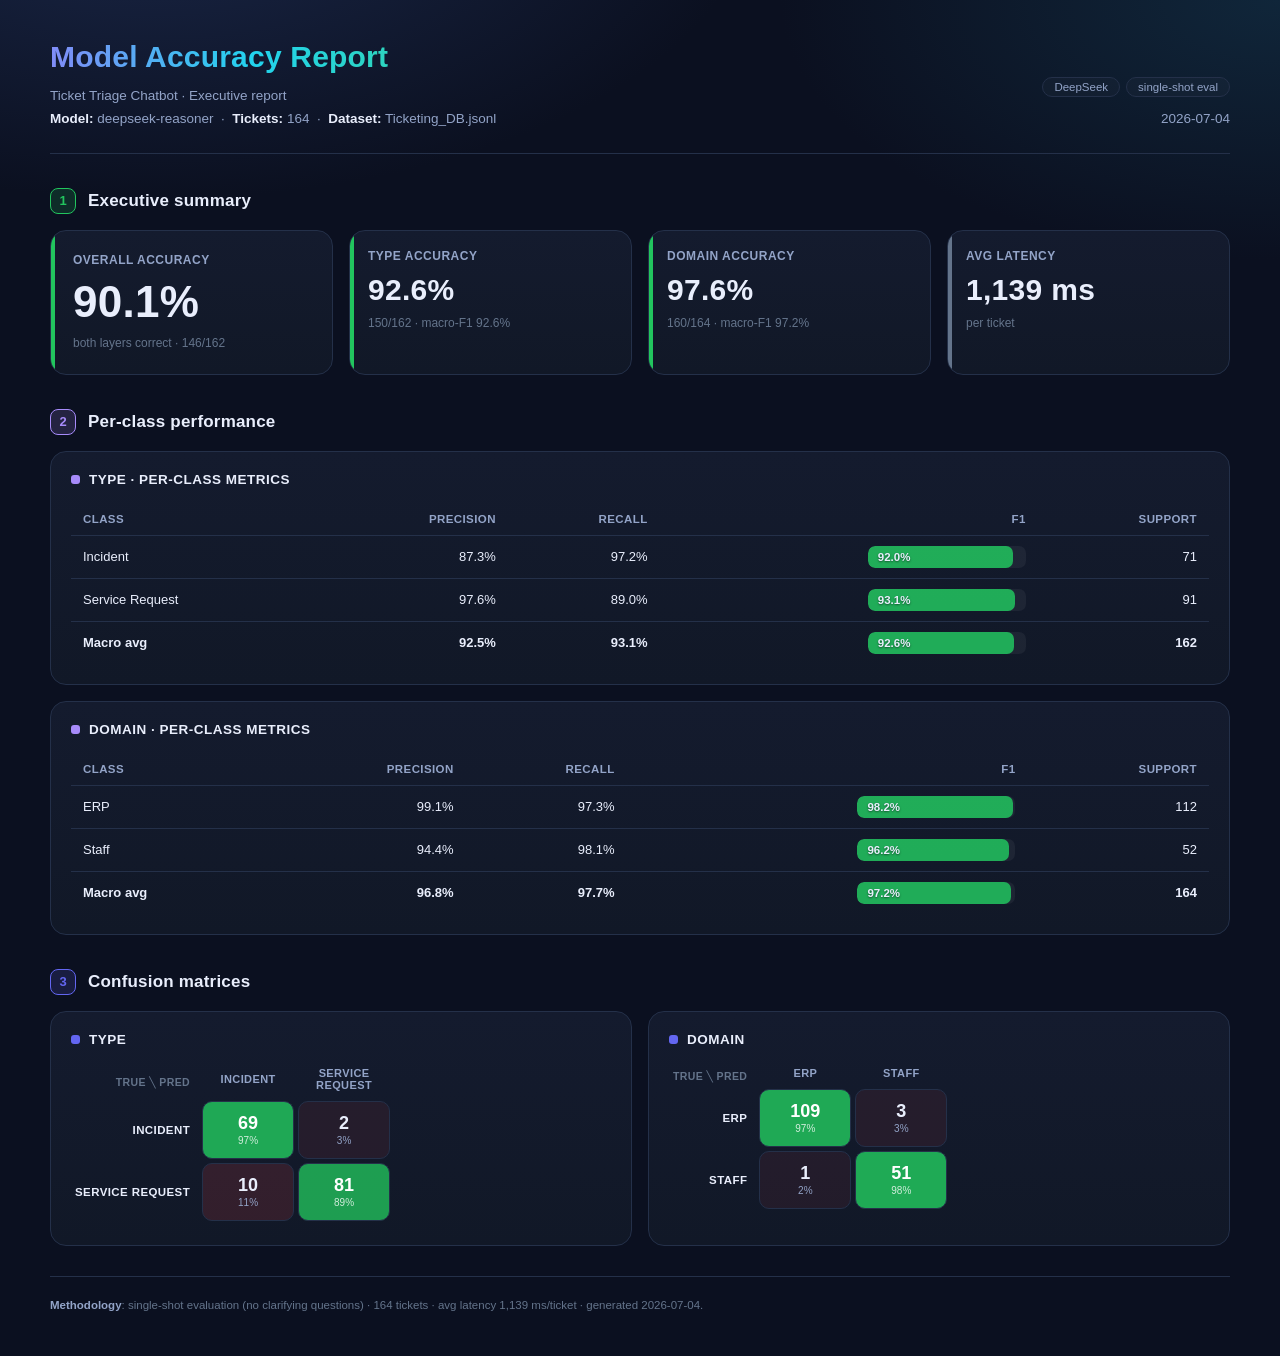
<file: accuracy_report.html>
<!doctype html>
<html lang="en">
<head>
<meta charset="utf-8"/>
<meta name="viewport" content="width=device-width, initial-scale=1"/>
<title>Model Accuracy Report</title>
<style>
:root{
  --bg:#0b1020; --card:#141b2e; --card2:#111827; --line:#243049;
  --ink:#e9eefc; --mut:#93a4c8; --mut2:#64748b;
}
*{box-sizing:border-box}
body{margin:0;background:
  radial-gradient(1100px 560px at 12% -8%,#1a2748 0%,transparent 55%),
  radial-gradient(1000px 520px at 100% 0%,#10263a 0%,transparent 50%),
  var(--bg);
  color:var(--ink);font-family:'Segoe UI',Roboto,Helvetica,Arial,system-ui,sans-serif;
  -webkit-font-smoothing:antialiased;padding:40px 22px;
  -webkit-print-color-adjust:exact;print-color-adjust:exact}
.wrap{max-width:1180px;margin:0 auto}

/* هدر */
.head{display:flex;justify-content:space-between;align-items:flex-end;gap:24px;
  border-bottom:1px solid var(--line);padding-bottom:22px;margin-bottom:8px}
.h-title{font-size:30px;font-weight:800;letter-spacing:.2px;margin:0;line-height:1.15}
.h-grad{background:linear-gradient(90deg,#818cf8,#22d3ee 60%,#2dd4bf);
  -webkit-background-clip:text;background-clip:text;color:transparent}
.h-sub{color:var(--mut);font-size:13.5px;margin-top:9px;line-height:1.75}
.h-sub b{color:var(--ink);font-weight:600}
.pill{display:inline-block;padding:3px 11px;border:1px solid var(--line);border-radius:999px;
  font-size:11.5px;color:var(--mut);margin-left:6px;background:rgba(255,255,255,.02)}

/* سکشن سطح‌بالا */
.sec{margin-top:34px}
.sec-h{display:flex;align-items:center;gap:12px;margin-bottom:16px}
.sec-i{width:26px;height:26px;border-radius:8px;flex:none;display:flex;align-items:center;
  justify-content:center;font-size:13px;font-weight:800;color:var(--c);
  border:1px solid var(--c);background:color-mix(in srgb,var(--c) 16%,transparent)}
.sec-t{font-size:17px;font-weight:800;letter-spacing:.2px}
.sec-badge{margin-left:auto;font-size:12px;font-weight:800;color:var(--bc);
  border:1px solid var(--bc);border-radius:999px;padding:3px 12px;
  background:color-mix(in srgb,var(--bc) 14%,transparent)}

/* گرید */
.grid{display:grid;gap:16px}
.k4{grid-template-columns:repeat(4,1fr)}
.k3{grid-template-columns:repeat(3,1fr)}
.k2{grid-template-columns:repeat(2,1fr)}
.c2{grid-template-columns:1.35fr 1fr}
.c2b{grid-template-columns:1fr 1fr}

/* کارتِ KPI */
.kpi{background:linear-gradient(180deg,var(--card),var(--card2));border:1px solid var(--line);
  border-radius:16px;padding:18px 18px 16px;position:relative;overflow:hidden}
.kpi::before{content:"";position:absolute;left:0;top:0;bottom:0;width:4px;background:var(--c)}
.kpi-label{color:var(--mut);font-size:12px;font-weight:600;display:flex;align-items:center;
  justify-content:space-between;gap:8px;text-transform:uppercase;letter-spacing:.5px}
.kpi-value{font-size:30px;font-weight:800;margin-top:10px;letter-spacing:.3px}
.kpi-sub{color:var(--mut2);font-size:12px;margin-top:7px;line-height:1.5}
.badge{font-size:10.5px;font-weight:800;color:var(--bc);border:1px solid var(--bc);
  border-radius:999px;padding:1px 9px;text-transform:none;letter-spacing:0;
  background:color-mix(in srgb,var(--bc) 16%,transparent)}
.hero{padding:22px}
.hero .kpi-value{font-size:44px}
.pass{background:linear-gradient(135deg,rgba(34,197,94,.16),rgba(20,184,166,.08));
  border-color:rgba(34,197,94,.35)}
.fail{background:linear-gradient(135deg,rgba(239,68,68,.15),rgba(245,158,11,.07));
  border-color:rgba(239,68,68,.35)}
.save{background:linear-gradient(135deg,rgba(34,197,94,.16),rgba(20,184,166,.10));
  border-color:rgba(34,197,94,.35)}
.save .kpi-value{color:#4ade80}

/* پنل */
.panel{background:linear-gradient(180deg,var(--card),var(--card2));border:1px solid var(--line);
  border-radius:16px;padding:20px}
.p-title{font-size:13.5px;font-weight:700;margin:0 0 16px;display:flex;align-items:center;gap:9px;
  text-transform:uppercase;letter-spacing:.5px;color:var(--ink)}
.p-title .d{width:9px;height:9px;border-radius:3px}

/* نوار انباشته + افسانه */
.bar{display:flex;height:30px;border-radius:9px;overflow:hidden;border:1px solid var(--line)}
.seg{height:100%}
.legend{margin-top:16px;display:flex;flex-direction:column;gap:11px}
.lg-item{display:flex;align-items:center;gap:10px;font-size:13px}
.dot{width:11px;height:11px;border-radius:3px;flex:none}
.lg-label{color:var(--mut)}
.lg-val{margin-left:auto;font-variant-numeric:tabular-nums;font-weight:600}

/* دونات */
.donut-wrap{display:flex;gap:20px;align-items:center}
.donut{width:140px;height:140px;flex:none}
.d-top{fill:var(--ink);font-size:17px;font-weight:800;text-anchor:middle}
.d-bot{fill:var(--mut);font-size:9.5px;text-anchor:middle;text-transform:uppercase;letter-spacing:1px}
.donut-wrap .legend{flex:1}

/* جدول */
table{width:100%;border-collapse:collapse;font-size:13px}
th,td{padding:10px 12px;border-bottom:1px solid var(--line);font-variant-numeric:tabular-nums}
th{color:var(--mut);font-weight:600;font-size:11.5px;text-transform:uppercase;letter-spacing:.4px}
td.l,th.l{text-align:left}
td.r,th.r{text-align:right}
tbody tr:last-child td{border-bottom:none}
tbody tr:hover{background:rgba(255,255,255,.02)}
.tot td{font-weight:800;border-top:1px solid var(--line);border-bottom:none}

/* نوارِ پیشرفتِ درون‌سلولی */
.prog{position:relative;display:inline-block;width:158px;height:22px;border-radius:7px;
  background:rgba(255,255,255,.05);overflow:hidden;vertical-align:middle}
.prog-fill{position:absolute;left:0;top:0;bottom:0;border-radius:7px;opacity:.85}
.prog-txt{position:absolute;left:10px;top:0;line-height:22px;font-size:11.5px;font-weight:700;
  color:var(--ink);text-shadow:0 1px 2px rgba(0,0,0,.5)}

/* heatmap */
.hm-title{font-size:12.5px;font-weight:700;color:var(--mut);margin:0 0 10px}
table.hm{border-collapse:separate;border-spacing:4px;width:auto}
.hm th,.hm td{border:none;padding:0}
.hm-h{font-size:11px;color:var(--mut);text-align:center;padding:0 4px 6px!important;font-weight:600}
.hm-corner{font-size:10.5px;color:var(--mut2);text-align:right;padding-right:8px!important}
.hm-rh{font-size:11.5px;color:var(--ink);text-align:right;padding-right:8px!important;
  font-weight:600;white-space:nowrap}
.hm-c{width:92px;height:58px;border-radius:10px;text-align:center;vertical-align:middle;
  border:1px solid var(--line)!important;position:relative}
.hm-n{display:block;font-size:18px;font-weight:800;color:var(--ink)}
.hm-n.on{color:#fff}
.hm-p{display:block;font-size:10px;color:var(--mut);margin-top:1px}
.hm-n.on + .hm-p{color:rgba(255,255,255,.8)}

/* پاورقی */
.foot{margin-top:30px;padding-top:18px;border-top:1px solid var(--line);
  color:var(--mut2);font-size:11.5px;line-height:1.85}
.foot b{color:var(--mut)}
.mt{margin-top:16px}

@media print{
  body{padding:0}
  .kpi,.panel,.sec{break-inside:avoid}
}
</style>
</head>
<body>
<div class="wrap">
<div class="head"><div><h1 class="h-title"><span class="h-grad">Model Accuracy Report</span></h1><div class="h-sub">Ticket Triage Chatbot · Executive report<br/><b>Model:</b> deepseek-reasoner &nbsp;·&nbsp; <b>Tickets:</b> 164 &nbsp;·&nbsp; <b>Dataset:</b> Ticketing_DB.jsonl</div></div><div style="text-align:right"><span class="pill">DeepSeek</span><span class="pill">single-shot eval</span><div class="h-sub" style="margin-top:10px">2026-07-04</div></div></div>
<section class="sec"><div class="sec-h"><span class="sec-i" style="--c:#22c55e">1</span><span class="sec-t">Executive summary</span></div><div class="sec-body"><div class="grid k4"><div class="kpi hero" style="--c:#22c55e"><div class="kpi-label">Overall accuracy</div><div class="kpi-value">90.1%</div><div class="kpi-sub">both layers correct · 146/162</div></div><div class="kpi " style="--c:#22c55e"><div class="kpi-label">Type accuracy</div><div class="kpi-value">92.6%</div><div class="kpi-sub">150/162 · macro-F1 92.6%</div></div><div class="kpi " style="--c:#22c55e"><div class="kpi-label">Domain accuracy</div><div class="kpi-value">97.6%</div><div class="kpi-sub">160/164 · macro-F1 97.2%</div></div><div class="kpi " style="--c:#64748b"><div class="kpi-label">Avg latency</div><div class="kpi-value">1,139 ms</div><div class="kpi-sub">per ticket</div></div></div></div></section><section class="sec"><div class="sec-h"><span class="sec-i" style="--c:#a78bfa">2</span><span class="sec-t">Per-class performance</span></div><div class="sec-body"><div class="grid mt" style="gap:16px"><div class="panel"><p class="p-title"><span class="d" style="background:#a78bfa"></span>Type  ·  per-class metrics</p><table><thead><tr><th class="l">Class</th><th class="r">Precision</th><th class="r">Recall</th><th class="r">F1</th><th class="r">Support</th></tr></thead><tbody><tr><td class="l">Incident</td><td class="r">87.3%</td><td class="r">97.2%</td><td class="r"><div class="prog"><div class="prog-fill" style="width:92.00%;background:#22c55e"></div><span class="prog-txt">92.0%</span></div></td><td class="r">71</td></tr><tr><td class="l">Service Request</td><td class="r">97.6%</td><td class="r">89.0%</td><td class="r"><div class="prog"><div class="prog-fill" style="width:93.10%;background:#22c55e"></div><span class="prog-txt">93.1%</span></div></td><td class="r">91</td></tr><tr class="tot"><td class="l">Macro avg</td><td class="r">92.5%</td><td class="r">93.1%</td><td class="r"><div class="prog"><div class="prog-fill" style="width:92.55%;background:#22c55e"></div><span class="prog-txt">92.6%</span></div></td><td class="r">162</td></tr></tbody></table></div><div class="panel"><p class="p-title"><span class="d" style="background:#a78bfa"></span>Domain  ·  per-class metrics</p><table><thead><tr><th class="l">Class</th><th class="r">Precision</th><th class="r">Recall</th><th class="r">F1</th><th class="r">Support</th></tr></thead><tbody><tr><td class="l">ERP</td><td class="r">99.1%</td><td class="r">97.3%</td><td class="r"><div class="prog"><div class="prog-fill" style="width:98.20%;background:#22c55e"></div><span class="prog-txt">98.2%</span></div></td><td class="r">112</td></tr><tr><td class="l">Staff</td><td class="r">94.4%</td><td class="r">98.1%</td><td class="r"><div class="prog"><div class="prog-fill" style="width:96.23%;background:#22c55e"></div><span class="prog-txt">96.2%</span></div></td><td class="r">52</td></tr><tr class="tot"><td class="l">Macro avg</td><td class="r">96.8%</td><td class="r">97.7%</td><td class="r"><div class="prog"><div class="prog-fill" style="width:97.21%;background:#22c55e"></div><span class="prog-txt">97.2%</span></div></td><td class="r">164</td></tr></tbody></table></div></div></div></section><section class="sec"><div class="sec-h"><span class="sec-i" style="--c:#6366f1">3</span><span class="sec-t">Confusion matrices</span></div><div class="sec-body"><div class="grid c2b"><div class="panel"><p class="p-title"><span class="d" style="background:#6366f1"></span>Type</p><table class="hm"><thead><tr><th class="hm-corner">true ╲ pred</th><th class="hm-h">Incident</th><th class="hm-h">Service Request</th></tr></thead><tbody><tr><th class="hm-rh">Incident</th><td class="hm-c" style="background:rgba(34,197,94,0.837)"><span class="hm-n on">69</span><span class="hm-p">97%</span></td><td class="hm-c" style="background:rgba(239,68,68,0.083)"><span class="hm-n ">2</span><span class="hm-p">3%</span></td></tr><tr><th class="hm-rh">Service Request</th><td class="hm-c" style="background:rgba(239,68,68,0.148)"><span class="hm-n ">10</span><span class="hm-p">11%</span></td><td class="hm-c" style="background:rgba(34,197,94,0.772)"><span class="hm-n on">81</span><span class="hm-p">89%</span></td></tr></tbody></table></div><div class="panel"><p class="p-title"><span class="d" style="background:#6366f1"></span>Domain</p><table class="hm"><thead><tr><th class="hm-corner">true ╲ pred</th><th class="hm-h">ERP</th><th class="hm-h">Staff</th></tr></thead><tbody><tr><th class="hm-rh">ERP</th><td class="hm-c" style="background:rgba(34,197,94,0.839)"><span class="hm-n on">109</span><span class="hm-p">97%</span></td><td class="hm-c" style="background:rgba(239,68,68,0.081)"><span class="hm-n ">3</span><span class="hm-p">3%</span></td></tr><tr><th class="hm-rh">Staff</th><td class="hm-c" style="background:rgba(239,68,68,0.075)"><span class="hm-n ">1</span><span class="hm-p">2%</span></td><td class="hm-c" style="background:rgba(34,197,94,0.845)"><span class="hm-n on">51</span><span class="hm-p">98%</span></td></tr></tbody></table></div></div></div></section><div class="foot"><b>Methodology</b>: single-shot evaluation (no clarifying questions) · 164 tickets · avg latency 1,139 ms/ticket · generated 2026-07-04.</div>
</div>
</body>
</html>
</file>
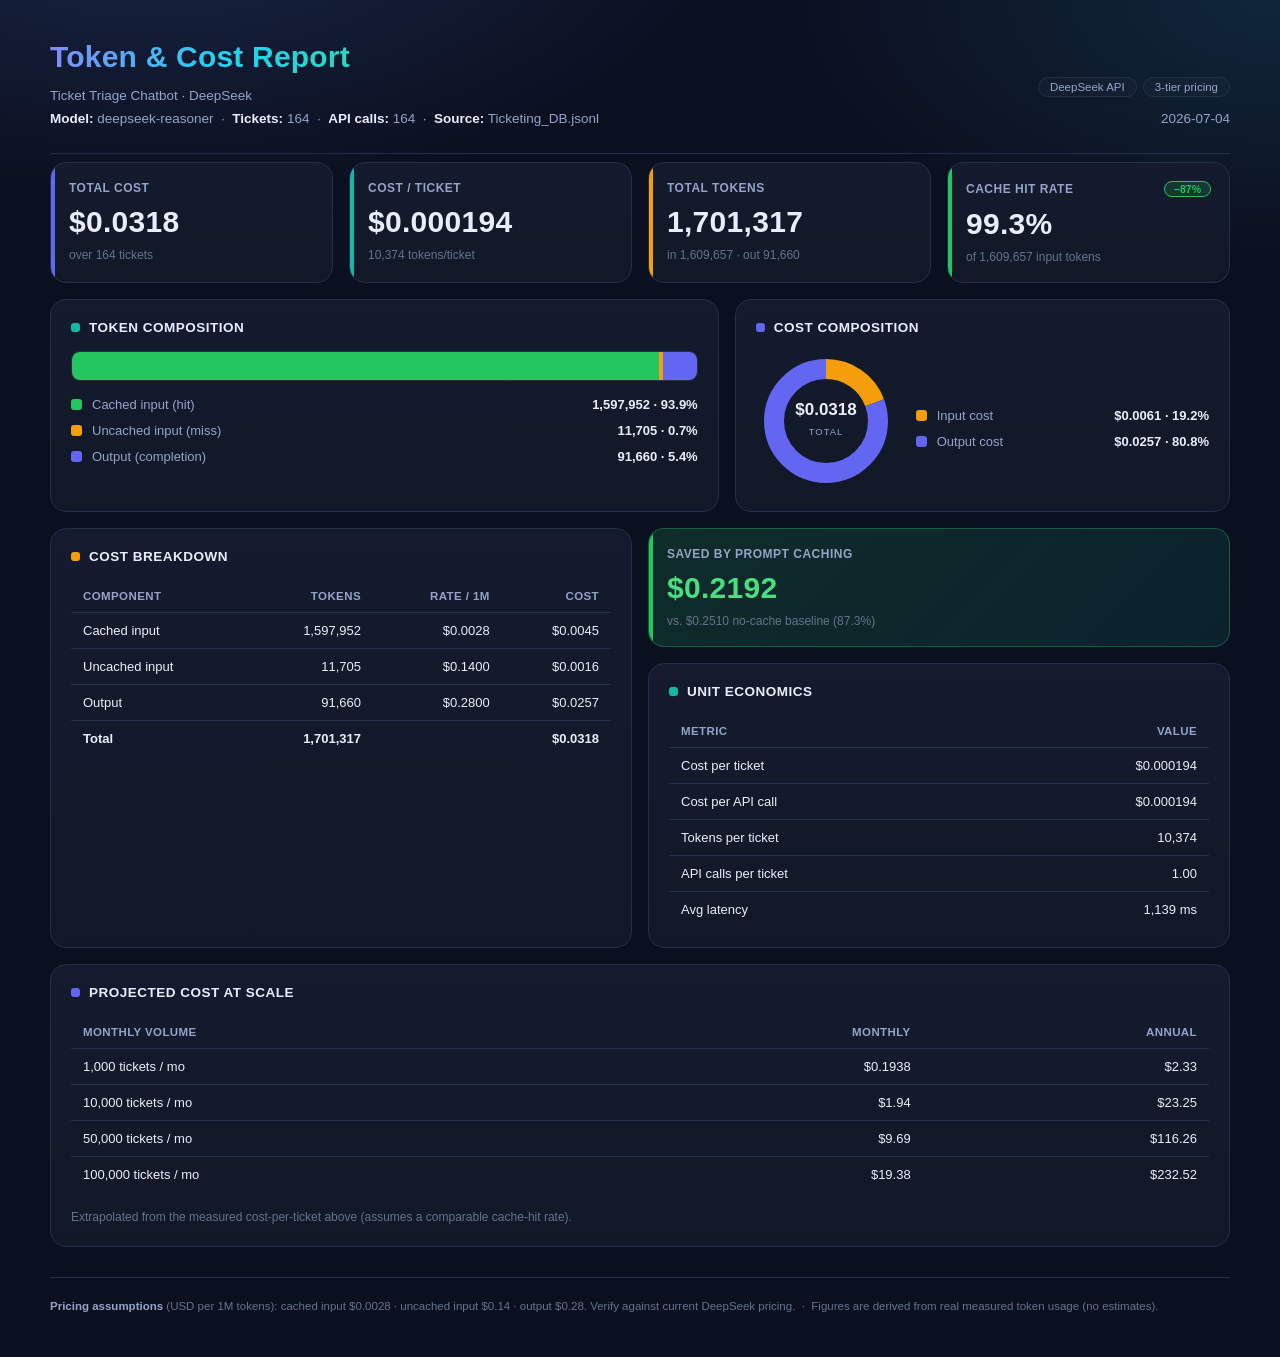
<file: cost_report.html>
<!doctype html>
<html lang="en">
<head>
<meta charset="utf-8"/>
<meta name="viewport" content="width=device-width, initial-scale=1"/>
<title>Token &amp; Cost Report</title>
<style>
:root{
  --bg:#0b1020; --card:#141b2e; --card2:#111827; --line:#243049;
  --ink:#e9eefc; --mut:#93a4c8; --mut2:#64748b;
}
*{box-sizing:border-box}
body{margin:0;background:
  radial-gradient(1100px 560px at 12% -8%,#1a2748 0%,transparent 55%),
  radial-gradient(1000px 520px at 100% 0%,#10263a 0%,transparent 50%),
  var(--bg);
  color:var(--ink);font-family:'Segoe UI',Roboto,Helvetica,Arial,system-ui,sans-serif;
  -webkit-font-smoothing:antialiased;padding:40px 22px;
  -webkit-print-color-adjust:exact;print-color-adjust:exact}
.wrap{max-width:1180px;margin:0 auto}

/* هدر */
.head{display:flex;justify-content:space-between;align-items:flex-end;gap:24px;
  border-bottom:1px solid var(--line);padding-bottom:22px;margin-bottom:8px}
.h-title{font-size:30px;font-weight:800;letter-spacing:.2px;margin:0;line-height:1.15}
.h-grad{background:linear-gradient(90deg,#818cf8,#22d3ee 60%,#2dd4bf);
  -webkit-background-clip:text;background-clip:text;color:transparent}
.h-sub{color:var(--mut);font-size:13.5px;margin-top:9px;line-height:1.75}
.h-sub b{color:var(--ink);font-weight:600}
.pill{display:inline-block;padding:3px 11px;border:1px solid var(--line);border-radius:999px;
  font-size:11.5px;color:var(--mut);margin-left:6px;background:rgba(255,255,255,.02)}

/* سکشن سطح‌بالا */
.sec{margin-top:34px}
.sec-h{display:flex;align-items:center;gap:12px;margin-bottom:16px}
.sec-i{width:26px;height:26px;border-radius:8px;flex:none;display:flex;align-items:center;
  justify-content:center;font-size:13px;font-weight:800;color:var(--c);
  border:1px solid var(--c);background:color-mix(in srgb,var(--c) 16%,transparent)}
.sec-t{font-size:17px;font-weight:800;letter-spacing:.2px}
.sec-badge{margin-left:auto;font-size:12px;font-weight:800;color:var(--bc);
  border:1px solid var(--bc);border-radius:999px;padding:3px 12px;
  background:color-mix(in srgb,var(--bc) 14%,transparent)}

/* گرید */
.grid{display:grid;gap:16px}
.k4{grid-template-columns:repeat(4,1fr)}
.k3{grid-template-columns:repeat(3,1fr)}
.k2{grid-template-columns:repeat(2,1fr)}
.c2{grid-template-columns:1.35fr 1fr}
.c2b{grid-template-columns:1fr 1fr}

/* کارتِ KPI */
.kpi{background:linear-gradient(180deg,var(--card),var(--card2));border:1px solid var(--line);
  border-radius:16px;padding:18px 18px 16px;position:relative;overflow:hidden}
.kpi::before{content:"";position:absolute;left:0;top:0;bottom:0;width:4px;background:var(--c)}
.kpi-label{color:var(--mut);font-size:12px;font-weight:600;display:flex;align-items:center;
  justify-content:space-between;gap:8px;text-transform:uppercase;letter-spacing:.5px}
.kpi-value{font-size:30px;font-weight:800;margin-top:10px;letter-spacing:.3px}
.kpi-sub{color:var(--mut2);font-size:12px;margin-top:7px;line-height:1.5}
.badge{font-size:10.5px;font-weight:800;color:var(--bc);border:1px solid var(--bc);
  border-radius:999px;padding:1px 9px;text-transform:none;letter-spacing:0;
  background:color-mix(in srgb,var(--bc) 16%,transparent)}
.hero{padding:22px}
.hero .kpi-value{font-size:44px}
.pass{background:linear-gradient(135deg,rgba(34,197,94,.16),rgba(20,184,166,.08));
  border-color:rgba(34,197,94,.35)}
.fail{background:linear-gradient(135deg,rgba(239,68,68,.15),rgba(245,158,11,.07));
  border-color:rgba(239,68,68,.35)}
.save{background:linear-gradient(135deg,rgba(34,197,94,.16),rgba(20,184,166,.10));
  border-color:rgba(34,197,94,.35)}
.save .kpi-value{color:#4ade80}

/* پنل */
.panel{background:linear-gradient(180deg,var(--card),var(--card2));border:1px solid var(--line);
  border-radius:16px;padding:20px}
.p-title{font-size:13.5px;font-weight:700;margin:0 0 16px;display:flex;align-items:center;gap:9px;
  text-transform:uppercase;letter-spacing:.5px;color:var(--ink)}
.p-title .d{width:9px;height:9px;border-radius:3px}

/* نوار انباشته + افسانه */
.bar{display:flex;height:30px;border-radius:9px;overflow:hidden;border:1px solid var(--line)}
.seg{height:100%}
.legend{margin-top:16px;display:flex;flex-direction:column;gap:11px}
.lg-item{display:flex;align-items:center;gap:10px;font-size:13px}
.dot{width:11px;height:11px;border-radius:3px;flex:none}
.lg-label{color:var(--mut)}
.lg-val{margin-left:auto;font-variant-numeric:tabular-nums;font-weight:600}

/* دونات */
.donut-wrap{display:flex;gap:20px;align-items:center}
.donut{width:140px;height:140px;flex:none}
.d-top{fill:var(--ink);font-size:17px;font-weight:800;text-anchor:middle}
.d-bot{fill:var(--mut);font-size:9.5px;text-anchor:middle;text-transform:uppercase;letter-spacing:1px}
.donut-wrap .legend{flex:1}

/* جدول */
table{width:100%;border-collapse:collapse;font-size:13px}
th,td{padding:10px 12px;border-bottom:1px solid var(--line);font-variant-numeric:tabular-nums}
th{color:var(--mut);font-weight:600;font-size:11.5px;text-transform:uppercase;letter-spacing:.4px}
td.l,th.l{text-align:left}
td.r,th.r{text-align:right}
tbody tr:last-child td{border-bottom:none}
tbody tr:hover{background:rgba(255,255,255,.02)}
.tot td{font-weight:800;border-top:1px solid var(--line);border-bottom:none}

/* نوارِ پیشرفتِ درون‌سلولی */
.prog{position:relative;display:inline-block;width:158px;height:22px;border-radius:7px;
  background:rgba(255,255,255,.05);overflow:hidden;vertical-align:middle}
.prog-fill{position:absolute;left:0;top:0;bottom:0;border-radius:7px;opacity:.85}
.prog-txt{position:absolute;left:10px;top:0;line-height:22px;font-size:11.5px;font-weight:700;
  color:var(--ink);text-shadow:0 1px 2px rgba(0,0,0,.5)}

/* heatmap */
.hm-title{font-size:12.5px;font-weight:700;color:var(--mut);margin:0 0 10px}
table.hm{border-collapse:separate;border-spacing:4px;width:auto}
.hm th,.hm td{border:none;padding:0}
.hm-h{font-size:11px;color:var(--mut);text-align:center;padding:0 4px 6px!important;font-weight:600}
.hm-corner{font-size:10.5px;color:var(--mut2);text-align:right;padding-right:8px!important}
.hm-rh{font-size:11.5px;color:var(--ink);text-align:right;padding-right:8px!important;
  font-weight:600;white-space:nowrap}
.hm-c{width:92px;height:58px;border-radius:10px;text-align:center;vertical-align:middle;
  border:1px solid var(--line)!important;position:relative}
.hm-n{display:block;font-size:18px;font-weight:800;color:var(--ink)}
.hm-n.on{color:#fff}
.hm-p{display:block;font-size:10px;color:var(--mut);margin-top:1px}
.hm-n.on + .hm-p{color:rgba(255,255,255,.8)}

/* پاورقی */
.foot{margin-top:30px;padding-top:18px;border-top:1px solid var(--line);
  color:var(--mut2);font-size:11.5px;line-height:1.85}
.foot b{color:var(--mut)}
.mt{margin-top:16px}

@media print{
  body{padding:0}
  .kpi,.panel,.sec{break-inside:avoid}
}
</style>
</head>
<body>
<div class="wrap">
<div class="head"><div><h1 class="h-title"><span class="h-grad">Token &amp; Cost Report</span></h1><div class="h-sub">Ticket Triage Chatbot · DeepSeek<br/><b>Model:</b> deepseek-reasoner &nbsp;·&nbsp; <b>Tickets:</b> 164 &nbsp;·&nbsp; <b>API calls:</b> 164 &nbsp;·&nbsp; <b>Source:</b> Ticketing_DB.jsonl</div></div><div style="text-align:right"><span class="pill">DeepSeek API</span><span class="pill">3-tier pricing</span><div class="h-sub" style="margin-top:10px">2026-07-04</div></div></div>
<div class="grid k4"><div class="kpi " style="--c:#6366f1"><div class="kpi-label">Total cost</div><div class="kpi-value">$0.0318</div><div class="kpi-sub">over 164 tickets</div></div><div class="kpi " style="--c:#14b8a6"><div class="kpi-label">Cost / ticket</div><div class="kpi-value">$0.000194</div><div class="kpi-sub">10,374 tokens/ticket</div></div><div class="kpi " style="--c:#f59e0b"><div class="kpi-label">Total tokens</div><div class="kpi-value">1,701,317</div><div class="kpi-sub">in 1,609,657 · out 91,660</div></div><div class="kpi " style="--c:#22c55e"><div class="kpi-label">Cache hit rate<span class="badge" style="--bc:#22c55e">−87%</span></div><div class="kpi-value">99.3%</div><div class="kpi-sub">of 1,609,657 input tokens</div></div></div><div class="grid c2 mt"><div class="panel"><p class="p-title"><span class="d" style="background:#14b8a6"></span>Token composition</p><div class="bar"><div class="seg" style="width:93.9244%;background:#22c55e" title="Cached input (hit): 1,597,952"></div><div class="seg" style="width:0.6880%;background:#f59e0b" title="Uncached input (miss): 11,705"></div><div class="seg" style="width:5.3876%;background:#6366f1" title="Output (completion): 91,660"></div></div><div class="legend"><div class="lg-item"><span class="dot" style="background:#22c55e"></span><span class="lg-label">Cached input (hit)</span><span class="lg-val">1,597,952 · 93.9%</span></div><div class="lg-item"><span class="dot" style="background:#f59e0b"></span><span class="lg-label">Uncached input (miss)</span><span class="lg-val">11,705 · 0.7%</span></div><div class="lg-item"><span class="dot" style="background:#6366f1"></span><span class="lg-label">Output (completion)</span><span class="lg-val">91,660 · 5.4%</span></div></div></div><div class="panel"><p class="p-title"><span class="d" style="background:#6366f1"></span>Cost composition</p><div class="donut-wrap"><svg viewBox="0 0 140 140" class="donut"><circle cx="70" cy="70" r="52.0" fill="none" stroke="#f59e0b" stroke-width="20" stroke-dasharray="62.851 263.875" stroke-dashoffset="-0.000" transform="rotate(-90 70 70)" /><circle cx="70" cy="70" r="52.0" fill="none" stroke="#6366f1" stroke-width="20" stroke-dasharray="263.875 62.851" stroke-dashoffset="-62.851" transform="rotate(-90 70 70)" /><text x="70" y="64" class="d-top">$0.0318</text><text x="70" y="84" class="d-bot">total</text></svg><div class="legend"><div class="lg-item"><span class="dot" style="background:#f59e0b"></span><span class="lg-label">Input cost</span><span class="lg-val">$0.0061 · 19.2%</span></div><div class="lg-item"><span class="dot" style="background:#6366f1"></span><span class="lg-label">Output cost</span><span class="lg-val">$0.0257 · 80.8%</span></div></div></div></div></div><div class="grid c2b mt"><div class="panel"><p class="p-title"><span class="d" style="background:#f59e0b"></span>Cost breakdown</p><table><thead><tr><th class="l">Component</th><th class="r">Tokens</th><th class="r">Rate / 1M</th><th class="r">Cost</th></tr></thead><tbody><tr><td class="l">Cached input</td><td class="r">1,597,952</td><td class="r">$0.0028</td><td class="r">$0.0045</td></tr><tr><td class="l">Uncached input</td><td class="r">11,705</td><td class="r">$0.1400</td><td class="r">$0.0016</td></tr><tr><td class="l">Output</td><td class="r">91,660</td><td class="r">$0.2800</td><td class="r">$0.0257</td></tr><tr class="tot"><td class="l">Total</td><td class="r">1,701,317</td><td class="r"></td><td class="r">$0.0318</td></tr></tbody></table></div><div class="grid" style="gap:16px"><div class="kpi save" style="--c:#22c55e"><div class="kpi-label">Saved by prompt caching</div><div class="kpi-value">$0.2192</div><div class="kpi-sub">vs. $0.2510 no-cache baseline (87.3%)</div></div><div class="panel"><p class="p-title"><span class="d" style="background:#14b8a6"></span>Unit economics</p><table><thead><tr><th class="l">Metric</th><th class="r">Value</th></tr></thead><tbody><tr><td class="l">Cost per ticket</td><td class="r">$0.000194</td></tr><tr><td class="l">Cost per API call</td><td class="r">$0.000194</td></tr><tr><td class="l">Tokens per ticket</td><td class="r">10,374</td></tr><tr><td class="l">API calls per ticket</td><td class="r">1.00</td></tr><tr><td class="l">Avg latency</td><td class="r">1,139 ms</td></tr></tbody></table></div></div></div><div class="mt"><div class="panel"><p class="p-title"><span class="d" style="background:#6366f1"></span>Projected cost at scale</p><table><thead><tr><th class="l">Monthly volume</th><th class="r">Monthly</th><th class="r">Annual</th></tr></thead><tbody><tr><td class="l">1,000 tickets / mo</td><td class="r">$0.1938</td><td class="r">$2.33</td></tr><tr><td class="l">10,000 tickets / mo</td><td class="r">$1.94</td><td class="r">$23.25</td></tr><tr><td class="l">50,000 tickets / mo</td><td class="r">$9.69</td><td class="r">$116.26</td></tr><tr><td class="l">100,000 tickets / mo</td><td class="r">$19.38</td><td class="r">$232.52</td></tr></tbody></table><div class="kpi-sub mt">Extrapolated from the measured cost-per-ticket above (assumes a comparable cache-hit rate).</div></div></div><div class="foot"><b>Pricing assumptions</b> (USD per 1M tokens): cached input $0.0028 · uncached input $0.14 · output $0.28. Verify against current DeepSeek pricing. &nbsp;·&nbsp; Figures are derived from real measured token usage (no estimates).</div>
</div>
</body>
</html>
</file>
